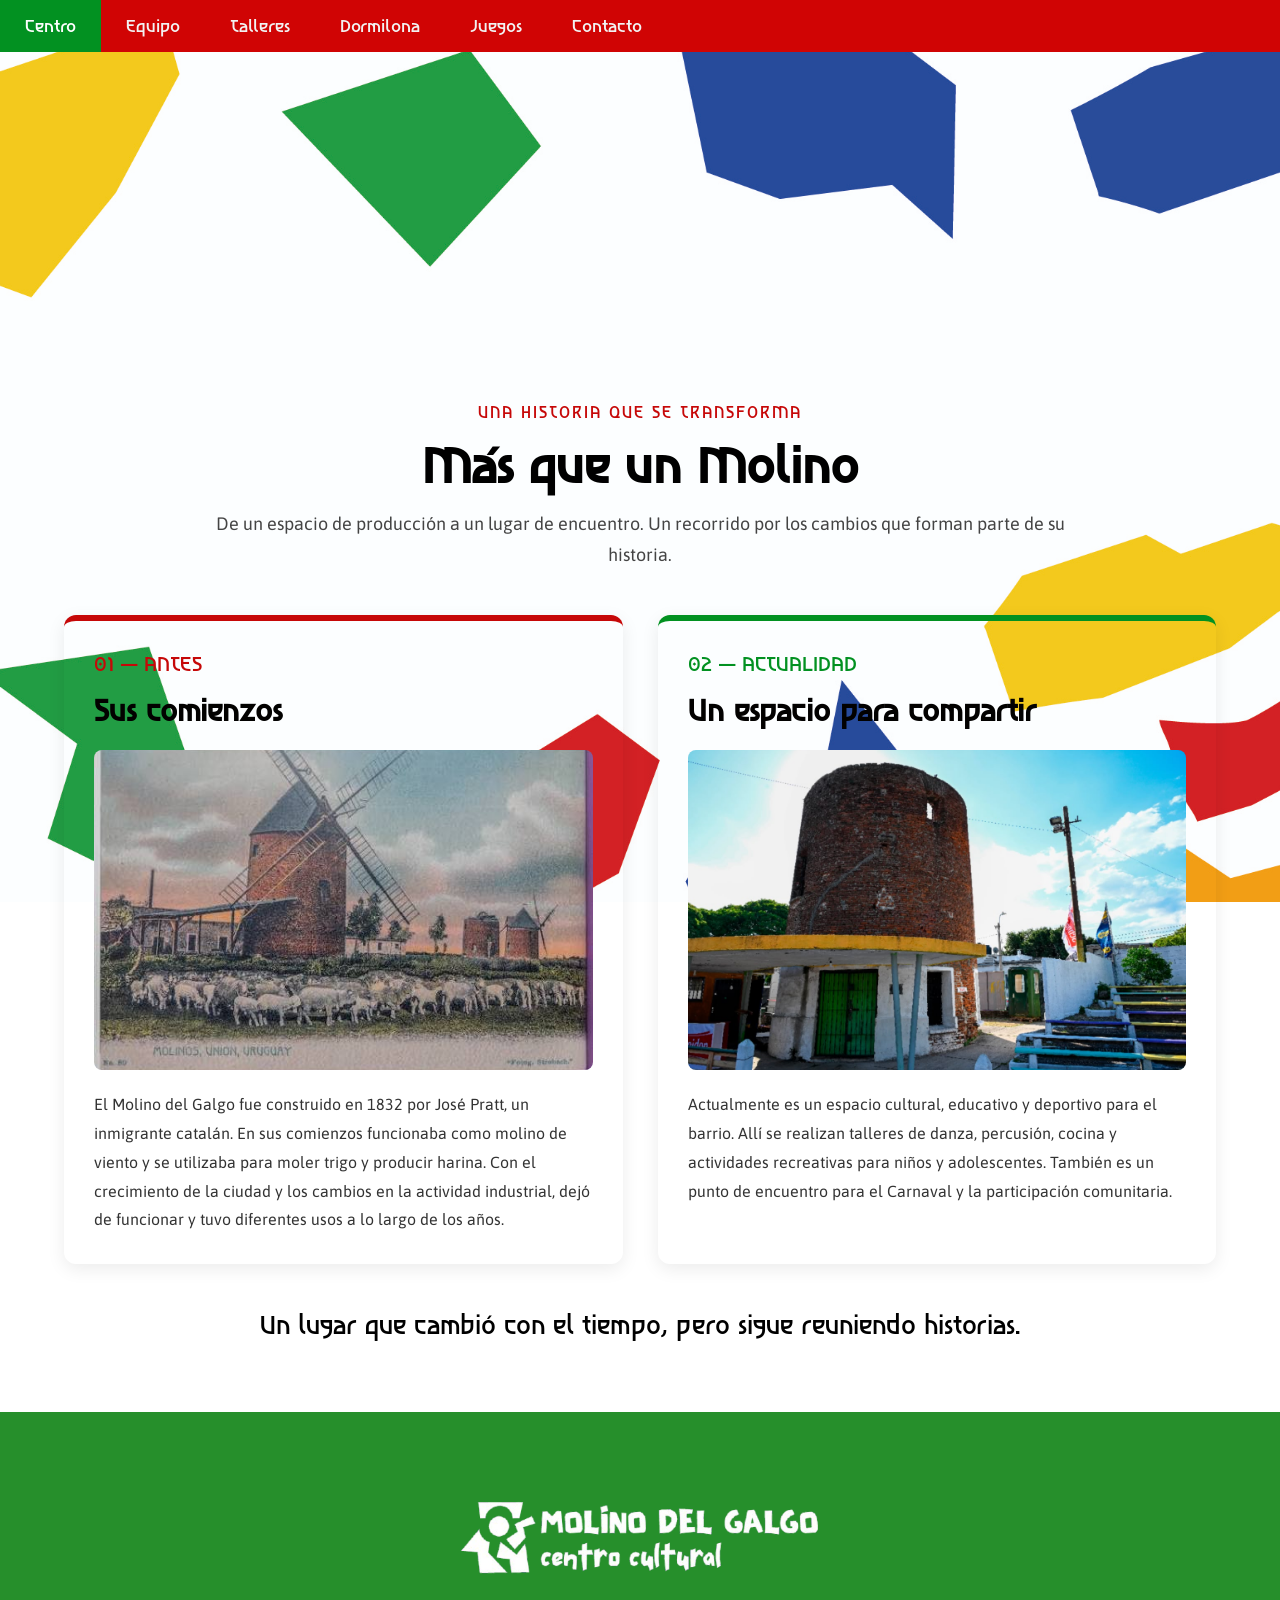
<file: index.html>
<!DOCTYPE html>
<html lang="es">
<head>
    <meta charset="UTF-8">
    <meta name="viewport" content="width=device-width, initial-scale=1.0">
    <title>Molino del Galgo</title>

    <meta http-equiv="refresh" content="0; url=centro.html">
</head>
<body>

    <script>
        window.location.replace("centro.html");
    </script>

    <p>
        Si no te redirige automáticamente,
        <a href="centro.html">hacé clic acá</a>.
    </p>

</body>
</html>
</file>
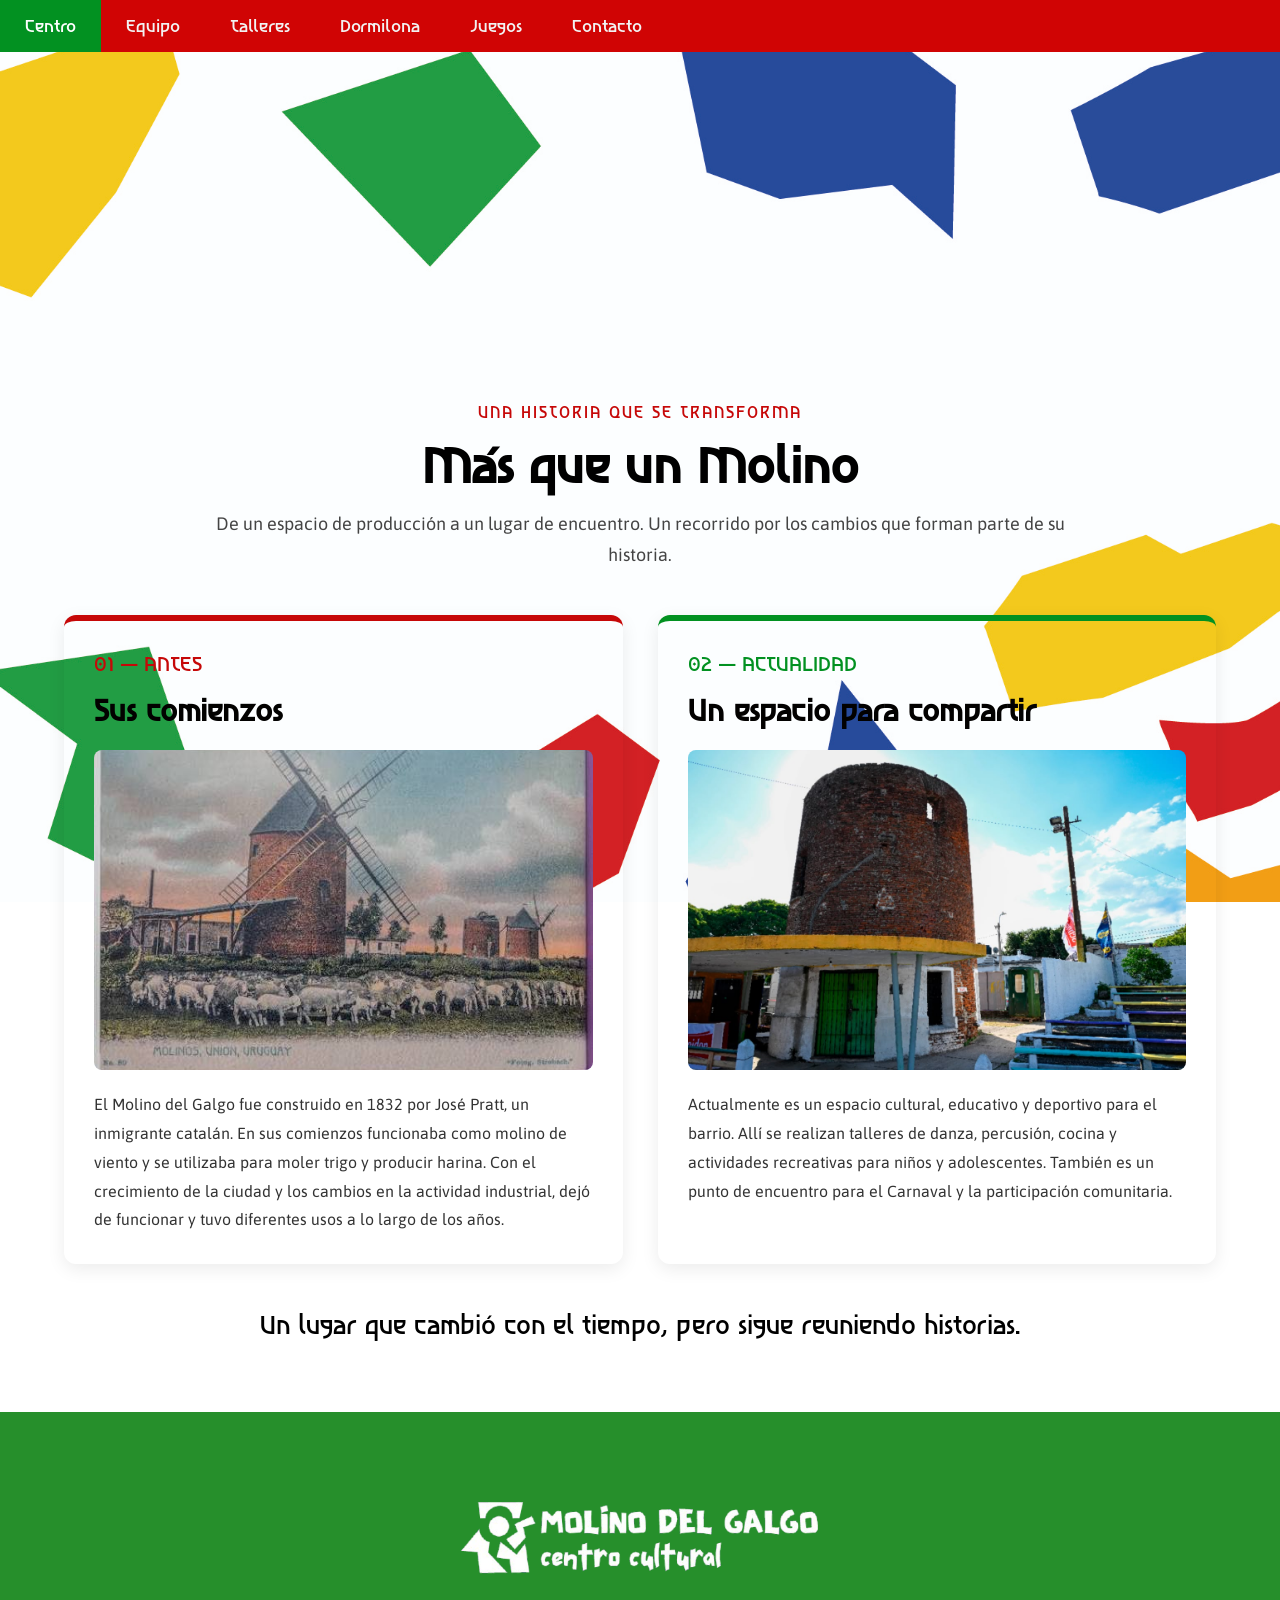
<file: centro.html>
<!DOCTYPE html>
<html lang="es">

<head>
    <meta charset="UTF-8">
    <meta name="viewport" content="width=device-width, initial-scale=1.0">
    <title>Centro - Molino del Galgo</title>

    <link rel="stylesheet" href="https://cdnjs.cloudflare.com/ajax/libs/font-awesome/4.7.0/css/font-awesome.min.css">
    <link rel="stylesheet" href="estilo.css">
</head>

<body class="pagina-centro">

    <div class="container">

        <!-- MENU -->
        <div id="bannercentro">
            <div class="topnav" id="myTopnav">

                <a href="centro.html" class="active">Centro</a>
                <a href="equipo.html">Equipo</a>
                <a href="talleres.html">Talleres</a>
                <a href="dormilona.html">Dormilona</a>
                <a href="juegos.html">Juegos</a>
                <a href="contacto.html">Contacto</a>

                <a href="javascript:void(0);" class="icon" onclick="myFunction()">
                    <i class="fa fa-bars"></i>
                </a>

            </div>
        </div>

        <!-- HISTORIA -->
        <section class="historia-molino">

            <div class="titulo-historia">
                <span>UNA HISTORIA QUE SE TRANSFORMA</span>

                <h1>Más que un Molino</h1>

                <p>
                    De un espacio de producción a un lugar de encuentro.
                    Un recorrido por los cambios que forman parte de su historia.
                </p>
            </div>

            <div class="comparativa-molino">

                <!-- ANTES -->
                <article class="etapa-molino-antes">

                    <span class="etiqueta-etapa">01 — ANTES</span>

                    <h2>Sus comienzos</h2>

                    <img src="img/molino.antess.jpg"
                         alt="Molino del Galgo antiguamente">

                    <p>
                        El Molino del Galgo fue construido en 1832 por José Pratt,
                        un inmigrante catalán. En sus comienzos funcionaba como
                        molino de viento y se utilizaba para moler trigo y producir
                        harina. Con el crecimiento de la ciudad y los cambios en
                        la actividad industrial, dejó de funcionar y tuvo diferentes
                        usos a lo largo de los años.
                    </p>

                </article>

                <!-- ACTUALIDAD -->
                <article class="etapa-molino-ahora">

                    <span class="etiqueta-etapa">02 — ACTUALIDAD</span>

                    <h2>Un espacio para compartir</h2>

                    <img src="img/molino.ahora.jpeg"
                         alt="Molino del Galgo actualmente">

                    <p>
                        Actualmente es un espacio cultural, educativo y deportivo
                        para el barrio. Allí se realizan talleres de danza,
                        percusión, cocina y actividades recreativas para niños
                        y adolescentes. También es un punto de encuentro para
                        el Carnaval y la participación comunitaria.
                    </p>

                </article>

            </div>

            <!-- FRASE FINAL -->
            <div class="frase-historia">
                <p>
                    Un lugar que cambió con el tiempo, pero sigue reuniendo historias.
                </p>
            </div>

        </section>

        <!-- FOOTER -->
        <div id="footer">
            <img src="img/Logo.molino.png" alt="Logo Molino del Galgo">
        </div>

    </div>

    <script>
        function myFunction() {
            var x = document.getElementById("myTopnav");

            if (x.className === "topnav") {
                x.className += " responsive";
            } else {
                x.className = "topnav";
            }
        }
    </script>

</body>
</html>
</file>
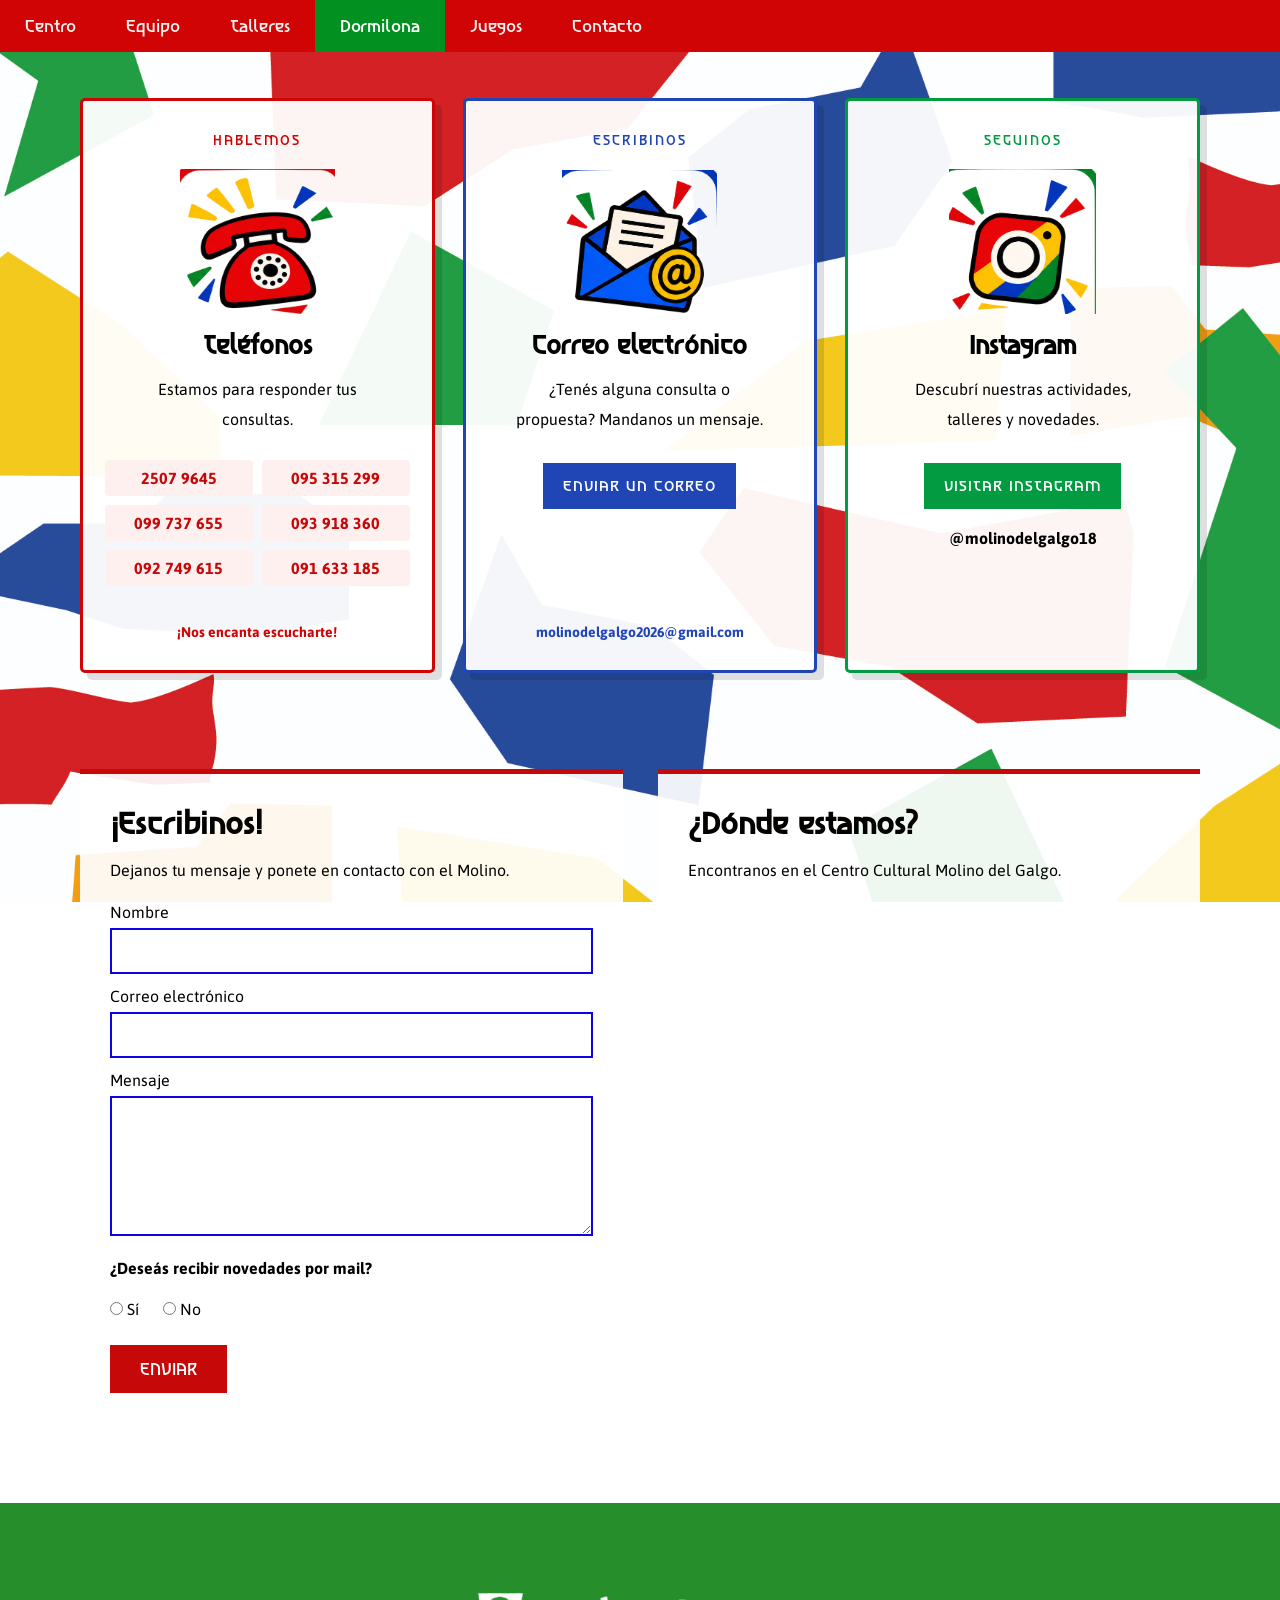
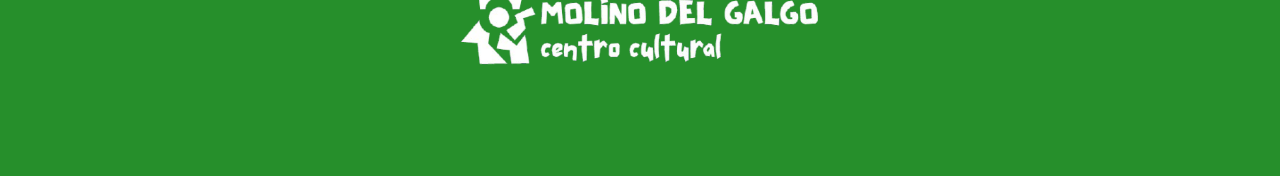
<file: contacto.html>
<!DOCTYPE html>
<html lang="es">

<head>
    <meta charset="UTF-8">
    <meta name="viewport" content="width=device-width, initial-scale=1.0">
    <title>Contacto - Molino del Galgo</title>

    <link rel="stylesheet" href="https://cdnjs.cloudflare.com/ajax/libs/font-awesome/4.7.0/css/font-awesome.min.css">
    <link rel="stylesheet" href="estilo.css">
</head>

<body class="pagina-contacto">
   
    <div class="container">

        <div id="bannercontacto">
            <div class="topnav" id="myTopnav">
                <a href="centro.html">Centro</a>
                <a href="equipo.html">Equipo</a>
                <a href="talleres.html">Talleres</a>
                <a href="dormilona.html" class="active">Dormilona</a>
                <a href="juegos.html">Juegos</a>
                <a href="contacto.html">Contacto</a>
                <a href="javascript:void(0);" class="icon" onclick="myFunction()">
                    <i class="fa fa-bars"></i>
                </a>
            </div>
        </div>
    </div>
    
<!-- DATOS DE CONTACTO -->
<section class="datos-contacto">

    <!-- TELEFONO -->
    <div class="contacto-item contacto-telefono">

        <span class="contacto-etiqueta">HABLEMOS</span>

        <img src="img/telefono_molino.png" alt="Ilustración de teléfono">

        <h3>Teléfonos</h3>

        <p class="contacto-descripcion">
            Estamos para responder tus consultas.
        </p>

        <div class="lista-telefonos">
            <a href="tel:+59825079645">2507 9645</a>
            <a href="tel:+59895315299">095 315 299</a>
            <a href="tel:+59899737655">099 737 655</a>
            <a href="tel:+59893918360">093 918 360</a>
            <a href="tel:+59892749615">092 749 615</a>
            <a href="tel:+59891633185">091 633 185</a>
        </div>

        <span class="contacto-pie">¡Nos encanta escucharte!</span>

    </div>


    <!-- CORREO -->
    <div class="contacto-item contacto-correo">

        <span class="contacto-etiqueta">ESCRIBINOS</span>

        <img src="img/correo_molino.png" alt="Ilustración de correo">

        <h3>Correo electrónico</h3>

        <p class="contacto-descripcion">
            ¿Tenés alguna consulta o propuesta?
            Mandanos un mensaje.
        </p>

        <a class="contacto-accion"
           href="mailto:molinodelgalgo2026@gmail.com">
            ENVIAR UN CORREO
        </a>

        <span class="contacto-pie">
            molinodelgalgo2026@gmail.com
        </span>

    </div>


    <!-- INSTAGRAM -->
    <div class="contacto-item contacto-instagram">

        <span class="contacto-etiqueta">SEGUINOS</span>

        <img src="img/instagram_molino.png" alt="Ilustración de Instagram">

        <h3>Instagram</h3>

        <p class="contacto-descripcion">
            Descubrí nuestras actividades,
            talleres y novedades.
        </p>

        <a class="contacto-accion"
           href="https://www.instagram.com/molinodelgalgooficial/"
           target="_blank" rel="noopener noreferrer">
            VISITAR INSTAGRAM
        </a>

        <a class="instagram-secundario"
           href="https://www.instagram.com/molinodelgalgo18/"
           target="_blank" rel="noopener noreferrer">
            @molinodelgalgo18
        </a>

    </div>

</section>


        <!-- FORMULARIO Y MAPA -->
        <section class="contacto-inferior">

            <div class="articulo-contacto-2">

                <h2>¡Escribinos!</h2>

                <p>Dejanos tu mensaje y ponete en contacto con el Molino.</p>

                <form action="/action_page.php" method="post" class="formulario">

                    <label for="nombre">Nombre</label>
                    <input type="text" id="nombre" name="nombre" required>

                    <label for="email">Correo electrónico</label>
                    <input type="email" id="email" name="email" required>

                    <label for="mensaje">Mensaje</label>
                    <textarea id="mensaje" name="mensaje" rows="5" required></textarea>

                    <fieldset>
                        <legend>¿Deseás recibir novedades por mail?</legend>

                        <label>
                            <input type="radio" name="novedades" value="si">
                            Sí
                        </label>

                        <label>
                            <input type="radio" name="novedades" value="no">
                            No
                        </label>
                    </fieldset>

                    <input type="submit" value="ENVIAR">

                </form>

            </div>

            <div class="mapa">

                <h2>¿Dónde estamos?</h2>

                <p>Encontranos en el Centro Cultural Molino del Galgo.</p>

                <iframe
                    src="https://www.google.com/maps/embed?pb=!1m18!1m12!1m3!1d3273.3079712038584!2d-56.135997824928324!3d-34.873612071800444!2m3!1f0!2f0!3f0!3m2!1i1024!2i768!4f13.1!3m3!1m2!1s0x959f80c3d049e8bf%3A0x9dc78f83946f786f!2sMolino%20del%20galgo!5e0!3m2!1ses!2suy!4v1795149267612!5m2!1ses!2suy"
                    loading="lazy"
                    allowfullscreen>
                </iframe>

            </div>

        </section>

        <!-- FOOTER -->
        <div id="footer">

            <img src="img/Logo.molino.png" alt="Logo Molino del Galgo">

        </div>

    </div>

    <script>

        function myFunction() {

            var x = document.getElementById("myTopnav");

            if (x.className === "topnav") {
                x.className += " responsive";
            } else {
                x.className = "topnav";
            }

        }

    </script>

</body>
</html>
</file>
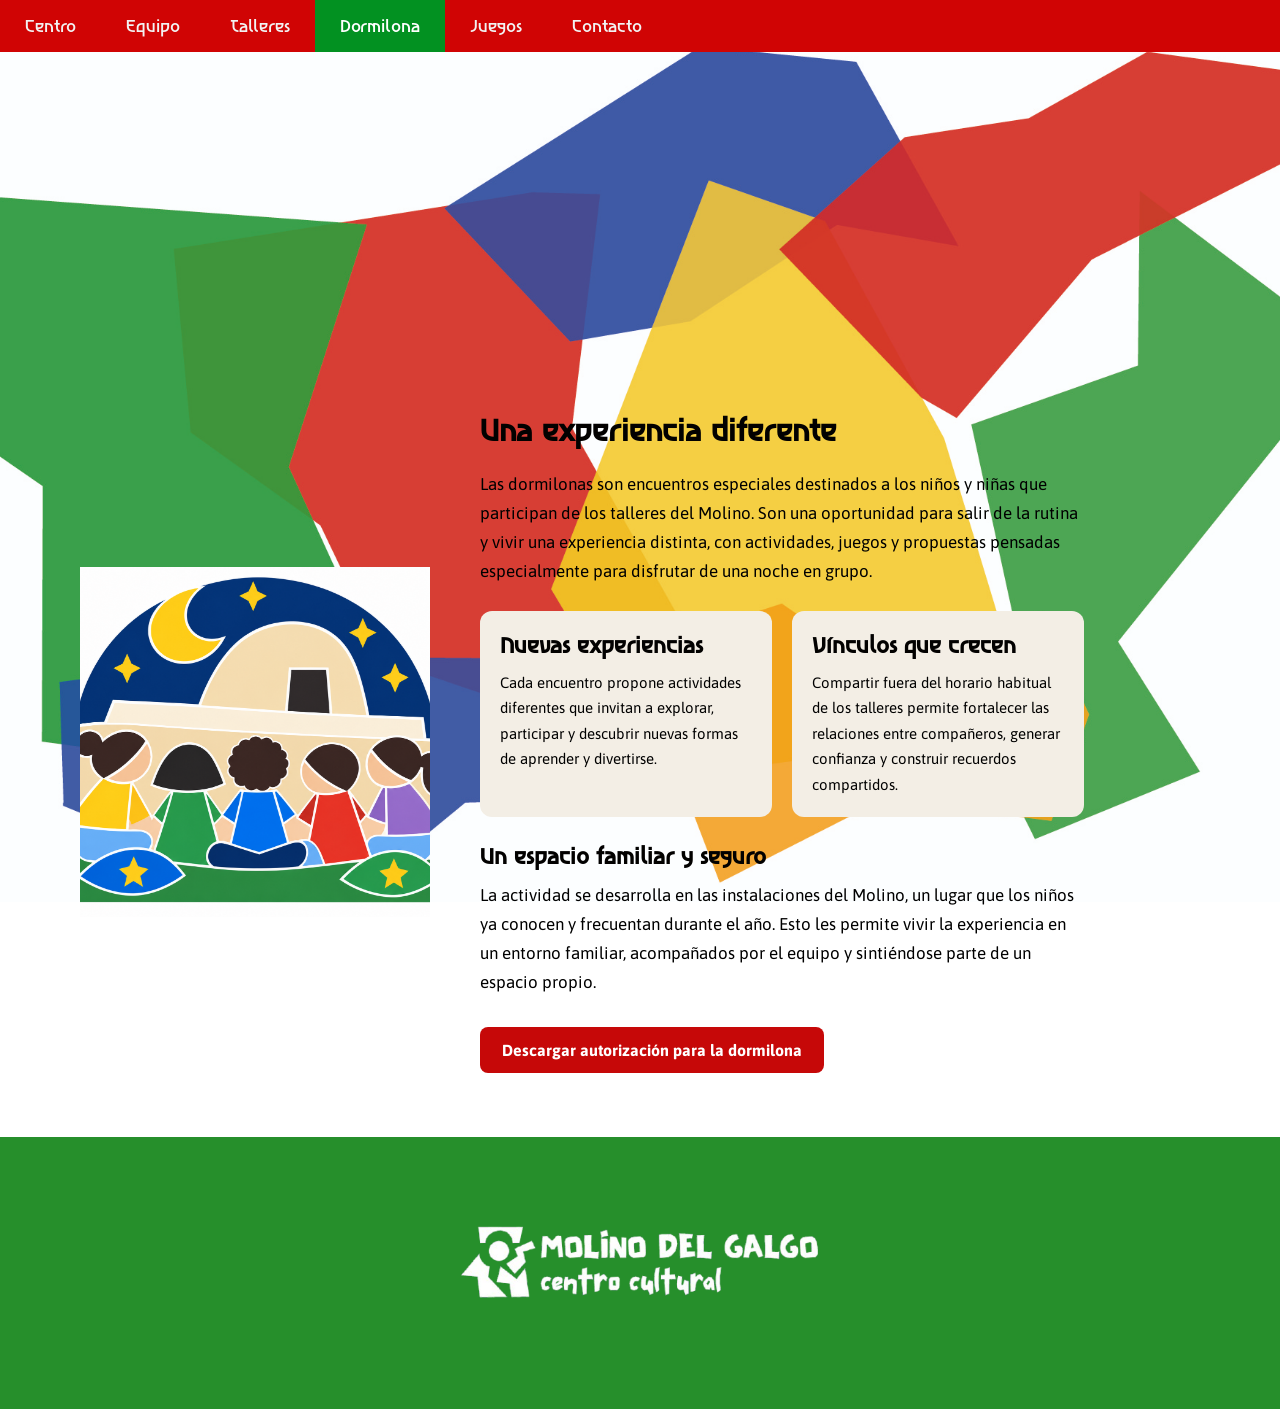
<file: dormilona.html>
<!DOCTYPE html>
<html lang="es">

<head>
    <meta charset="UTF-8">
    <meta name="viewport" content="width=device-width, initial-scale=1.0">
    <title>Dormilona</title>
    <link rel="stylesheet" href="https://cdnjs.cloudflare.com/ajax/libs/font-awesome/4.7.0/css/font-awesome.min.css">
    <link rel="stylesheet" href="estilo.css">
</head>

<body class="pagina-talleres">

    <div class="container">

        <div id="bannercentro">
            <div class="topnav" id="myTopnav">
                <a href="centro.html">Centro</a>
                <a href="equipo.html">Equipo</a>
                <a href="talleres.html">Talleres</a>
                <a href="dormilona.html" class="active">Dormilona</a>
                <a href="juegos.html">Juegos</a>
                <a href="contacto.html">Contacto</a>
                <a href="javascript:void(0);" class="icon" onclick="myFunction()">
                    <i class="fa fa-bars"></i>
                </a>
            </div>
        </div>

        <div class="articulo-dormilona-2">

         <img src="img/dormilonaa.png" alt="Dormilona" class="imagen-dormilona">

        <div class="texto-dormilona">

                <h2>Una experiencia diferente</h2>

                <p>
                Las dormilonas son encuentros especiales destinados a los niños y niñas que participan de los talleres del Molino. Son una oportunidad para salir de la rutina y vivir una experiencia distinta, con actividades, juegos y propuestas pensadas especialmente para disfrutar de una noche en grupo.
                </p>

                <div class="bloques-dormilona">

                    <div>
                        <h3>Nuevas experiencias</h3>
                        <p>
                        Cada encuentro propone actividades diferentes que invitan a explorar, participar y descubrir nuevas formas de aprender y divertirse.
                        </p>
                    </div>

                    <div>
                        <h3>Vínculos que crecen</h3>
                        <p>
                        Compartir fuera del horario habitual de los talleres permite fortalecer las relaciones entre compañeros, generar confianza y construir recuerdos compartidos.
                        </p>
                    </div>

                </div>

                <h3>Un espacio familiar y seguro</h3>

                <p>
                La actividad se desarrolla en las instalaciones del Molino, un lugar que los niños ya conocen y frecuentan durante el año. Esto les permite vivir la experiencia en un entorno familiar, acompañados por el equipo y sintiéndose parte de un espacio propio.
                </p>

                <a href="autorizacion-dormilona.pdf" target="_blank">
                    Descargar autorización para la dormilona
                </a>

            </div>

        </div>

        <div id="footer">
            <img src="img/Logo.molino.png" alt="Logo Molino">
        </div>

    </div>

    <script>
        function myFunction() {
            var x = document.getElementById("myTopnav");
            if (x.className === "topnav") {
                x.className += " responsive";
            } else {
                x.className = "topnav";
            }
        }
    </script>

</body>
</html>
</file>
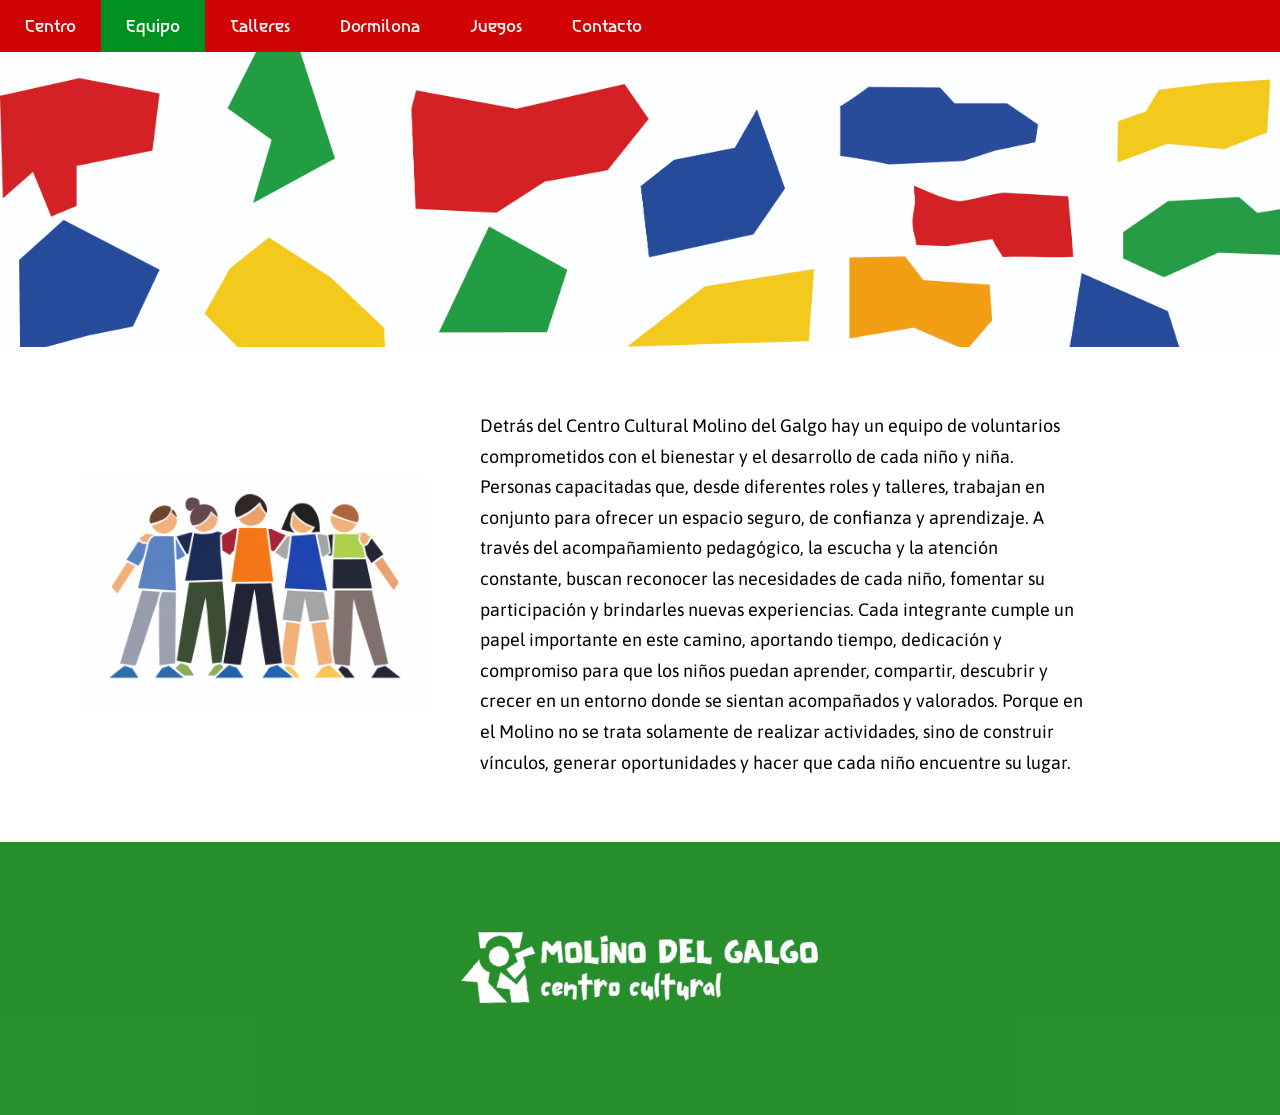
<file: equipo.html>
<!DOCTYPE html>
<html lang="en">

<head>
    <meta charset="UTF-8">
    <meta name="viewport" content="width=device-width, initial-scale=1.0">
    <title>Las Diosas</title>
    <link rel="stylesheet" href="https://cdnjs.cloudflare.com/ajax/libs/font-awesome/4.7.0/css/font-awesome.min.css">
    <link rel="stylesheet" href="estilo.css">
</head>

<body>
    <div class="container">

        <div id="bannerequipo">
            <div class="topnav" id="myTopnav">
                <a href="centro.html">Centro</a>
                <a href="equipo.html" class="active">Equipo</a>
                <a href="talleres.html">Talleres</a>
                <a href="dormilona.html">Dormilona</a>
                 <a href="juegos.html">Juegos</a>
                <a href="contacto.html">Contacto</a>
                <a href="javascript:void(0);" class="icon" onclick="myFunction()">
                    <i class="fa fa-bars"></i>
                </a>
            </div>
        </div>

        <div class="articulo-equipo-titulo">
            <h2>Nuestro Equipo</h2>
            <img src="img/equipo.jpeg" alt="Equipo" class="foto-perfil">

             <p>Detrás del Centro Cultural Molino del Galgo hay un equipo de voluntarios comprometidos con  el bienestar y el desarrollo de cada niño y niña.
             Personas capacitadas que, desde diferentes roles y talleres, trabajan en conjunto para ofrecer un espacio seguro, de confianza y aprendizaje. A través del acompañamiento pedagógico, la escucha y la atención constante, buscan reconocer las necesidades de cada niño, fomentar su participación y brindarles nuevas experiencias.
             Cada integrante cumple un papel importante en este camino, aportando tiempo, dedicación y compromiso para que los niños puedan aprender, compartir, descubrir y crecer en un entorno donde se sientan acompañados y valorados.
             Porque en el Molino no se trata solamente de realizar actividades, sino de construir vínculos, generar oportunidades y hacer que cada niño encuentre su lugar.</p>
        </div>
           
        <div id="footer">
            <img src="img/Logo.molino.png" alt="Logo Diosas">
        
        </div>
    </div>
    <script>
    function myFunction() {
        var x = document.getElementById("myTopnav");
        if (x.className === "topnav") {
            x.className += " responsive";
        } else {
            x.className = "topnav";
        }
    }
    </script>
    
</body>

</html>
</file>
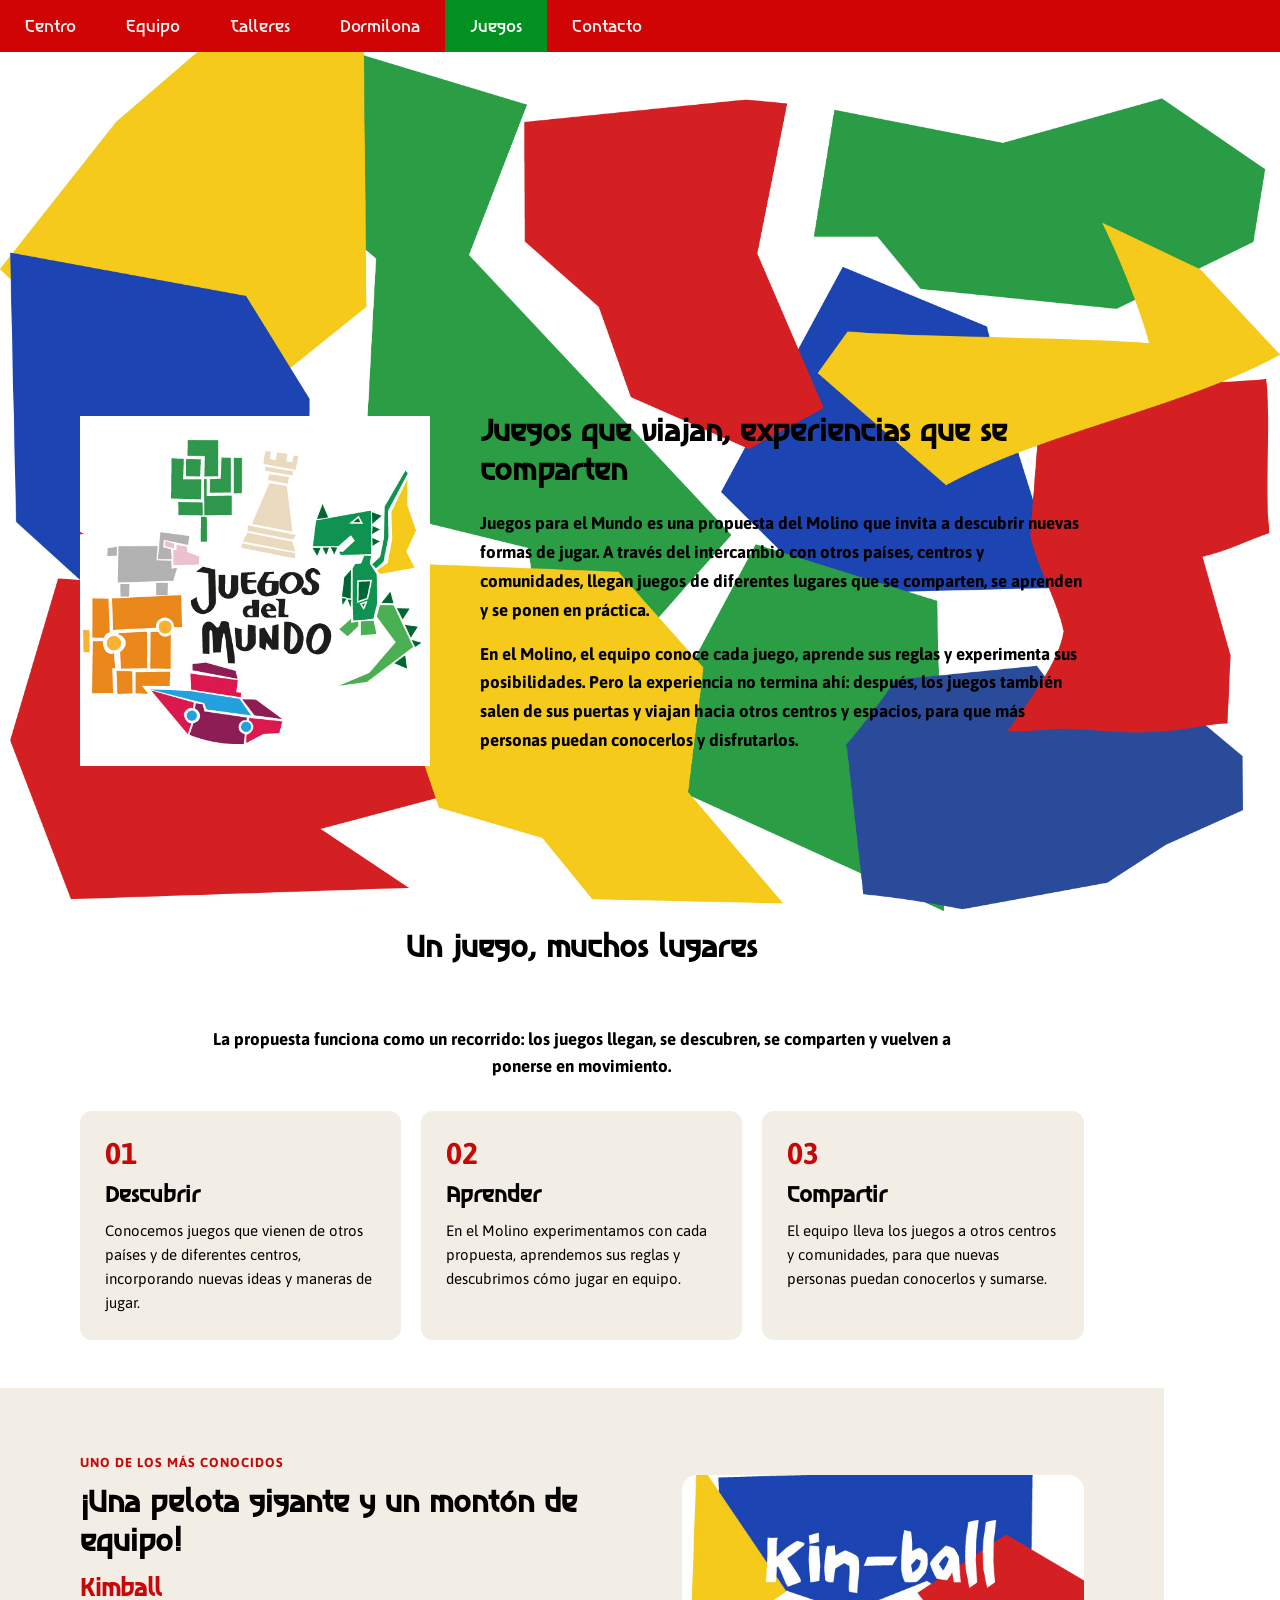
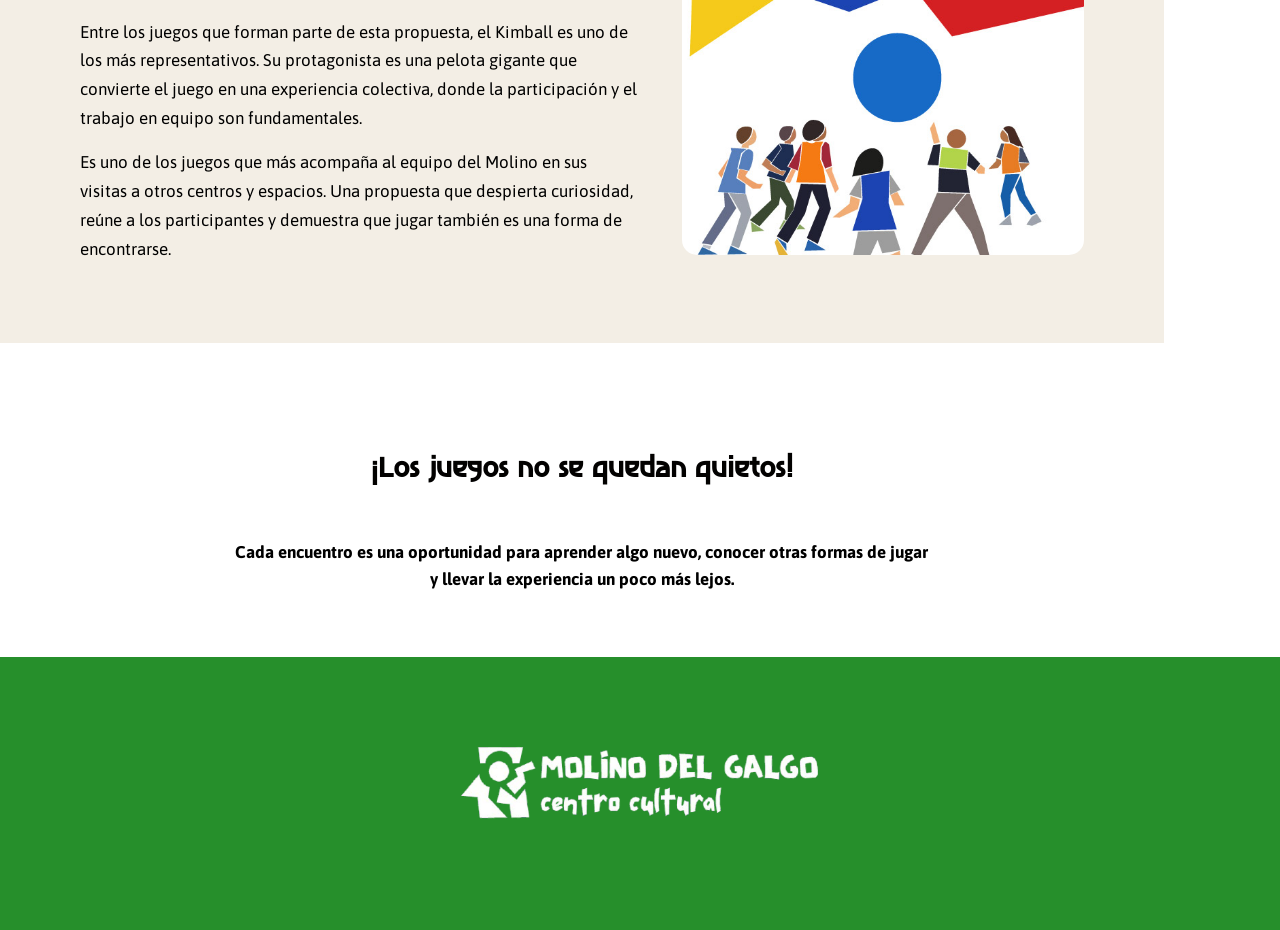
<file: juegos.html>
<!DOCTYPE html>
<html lang="es">

<head>
    <meta charset="UTF-8">
    <meta name="viewport" content="width=device-width, initial-scale=1.0">
    <title>Juegos para el Mundo - El Molino</title>

    <link rel="stylesheet" href="https://cdnjs.cloudflare.com/ajax/libs/font-awesome/4.7.0/css/font-awesome.min.css">
    <link rel="stylesheet" href="estilo.css">
</head>

<body class="pagina-juegos">

    <div class="container">

        <!-- MENU -->
        <div id="bannercentro">
            <div class="topnav" id="myTopnav">
                <a href="centro.html">Centro</a>
                <a href="equipo.html">Equipo</a>
                <a href="talleres.html">Talleres</a>
                <a href="dormilona.html">Dormilona</a>
                 <a href="juegos.html" class="active">Juegos</a>
                <a href="contacto.html">Contacto</a>

                <a href="javascript:void(0);" class="icon" onclick="myFunction()">
                    <i class="fa fa-bars"></i>
                </a>
            </div>
        </div>

        <!-- PRESENTACION -->
        <section class="articulo-juegos">
            <img src="img/juegos.jpg" alt="Juegos para el Mundo" class="foto-perfil">

            <div class="texto-juegos">
                <h2>Juegos que viajan, experiencias que se comparten</h2>

                <p><b>
                    Juegos para el Mundo es una propuesta del Molino que invita a descubrir
                    nuevas formas de jugar. A través del intercambio con otros países,
                    centros y comunidades, llegan juegos de diferentes lugares que se
                    comparten, se aprenden y se ponen en práctica.
                </p>

                <p>
                    En el Molino, el equipo conoce cada juego, aprende sus reglas y
                    experimenta sus posibilidades. Pero la experiencia no termina ahí:
                    después, los juegos también salen de sus puertas y viajan hacia
                    otros centros y espacios, para que más personas puedan conocerlos
                    y disfrutarlos.
                </p></b>
            </div>
        </section>

        <!-- COMO FUNCIONA -->
        <section class="seccion-juegos">
            <h2>Un juego, muchos lugares</h2>

            <p class="intro-juegos"><b>
                La propuesta funciona como un recorrido: los juegos llegan, se descubren,
                se comparten y vuelven a ponerse en movimiento.
            </p></b>

            <div class="bloques-juegos">

                <div>
                    <span class="numero-juego">01</span>
                    <h3>Descubrir</h3>
                    <p>
                        Conocemos juegos que vienen de otros países y de diferentes
                        centros, incorporando nuevas ideas y maneras de jugar.
                    </p>
                </div>

                <div>
                    <span class="numero-juego">02</span>
                    <h3>Aprender</h3>
                    <p>
                        En el Molino experimentamos con cada propuesta, aprendemos
                        sus reglas y descubrimos cómo jugar en equipo.
                    </p>
                </div>

                <div>
                    <span class="numero-juego">03</span>
                    <h3>Compartir</h3>
                    <p>
                        El equipo lleva los juegos a otros centros y comunidades,
                        para que nuevas personas puedan conocerlos y sumarse.
                    </p>
                </div>

            </div>
        </section>

        <!-- KIMBALL -->
        <section class="articulo-kimball">

            <div class="texto-kimball">
                <span class="etiqueta-kimball">UNO DE LOS MÁS CONOCIDOS</span>

                <h2>¡Una pelota gigante y un montón de equipo!</h2>

                <h3>Kimball</h3>

                <p>
                    Entre los juegos que forman parte de esta propuesta, el Kimball
                    es uno de los más representativos. Su protagonista es una pelota
                    gigante que convierte el juego en una experiencia colectiva,
                    donde la participación y el trabajo en equipo son fundamentales.
                </p>

                <p>
                    Es uno de los juegos que más acompaña al equipo del Molino en
                    sus visitas a otros centros y espacios. Una propuesta que despierta
                    curiosidad, reúne a los participantes y demuestra que jugar también
                    es una forma de encontrarse.
                </p>
            </div>

           <img src="img/kimballl.jpg" alt="Juego de Kimball con pelota gigante">

        </section>

        <!-- CIERRE -->
        <section class="cierre-juegos"><b>
            <h2>¡Los juegos no se quedan quietos!</h2>
            <p>
                Cada encuentro es una oportunidad para aprender algo nuevo,
                conocer otras formas de jugar y llevar la experiencia un poco más lejos.
            </p></b>
        </section>

        <!-- FOOTER -->
        <div id="footer">
            <img src="img/Logo.molino.png" alt="Logo Molino">
        </div>

    </div>

    <script>
        function myFunction() {
            var x = document.getElementById("myTopnav");

            if (x.className === "topnav") {
                x.className += " responsive";
            } else {
                x.className = "topnav";
            }
        }
    </script>

</body>
</html>
</file>
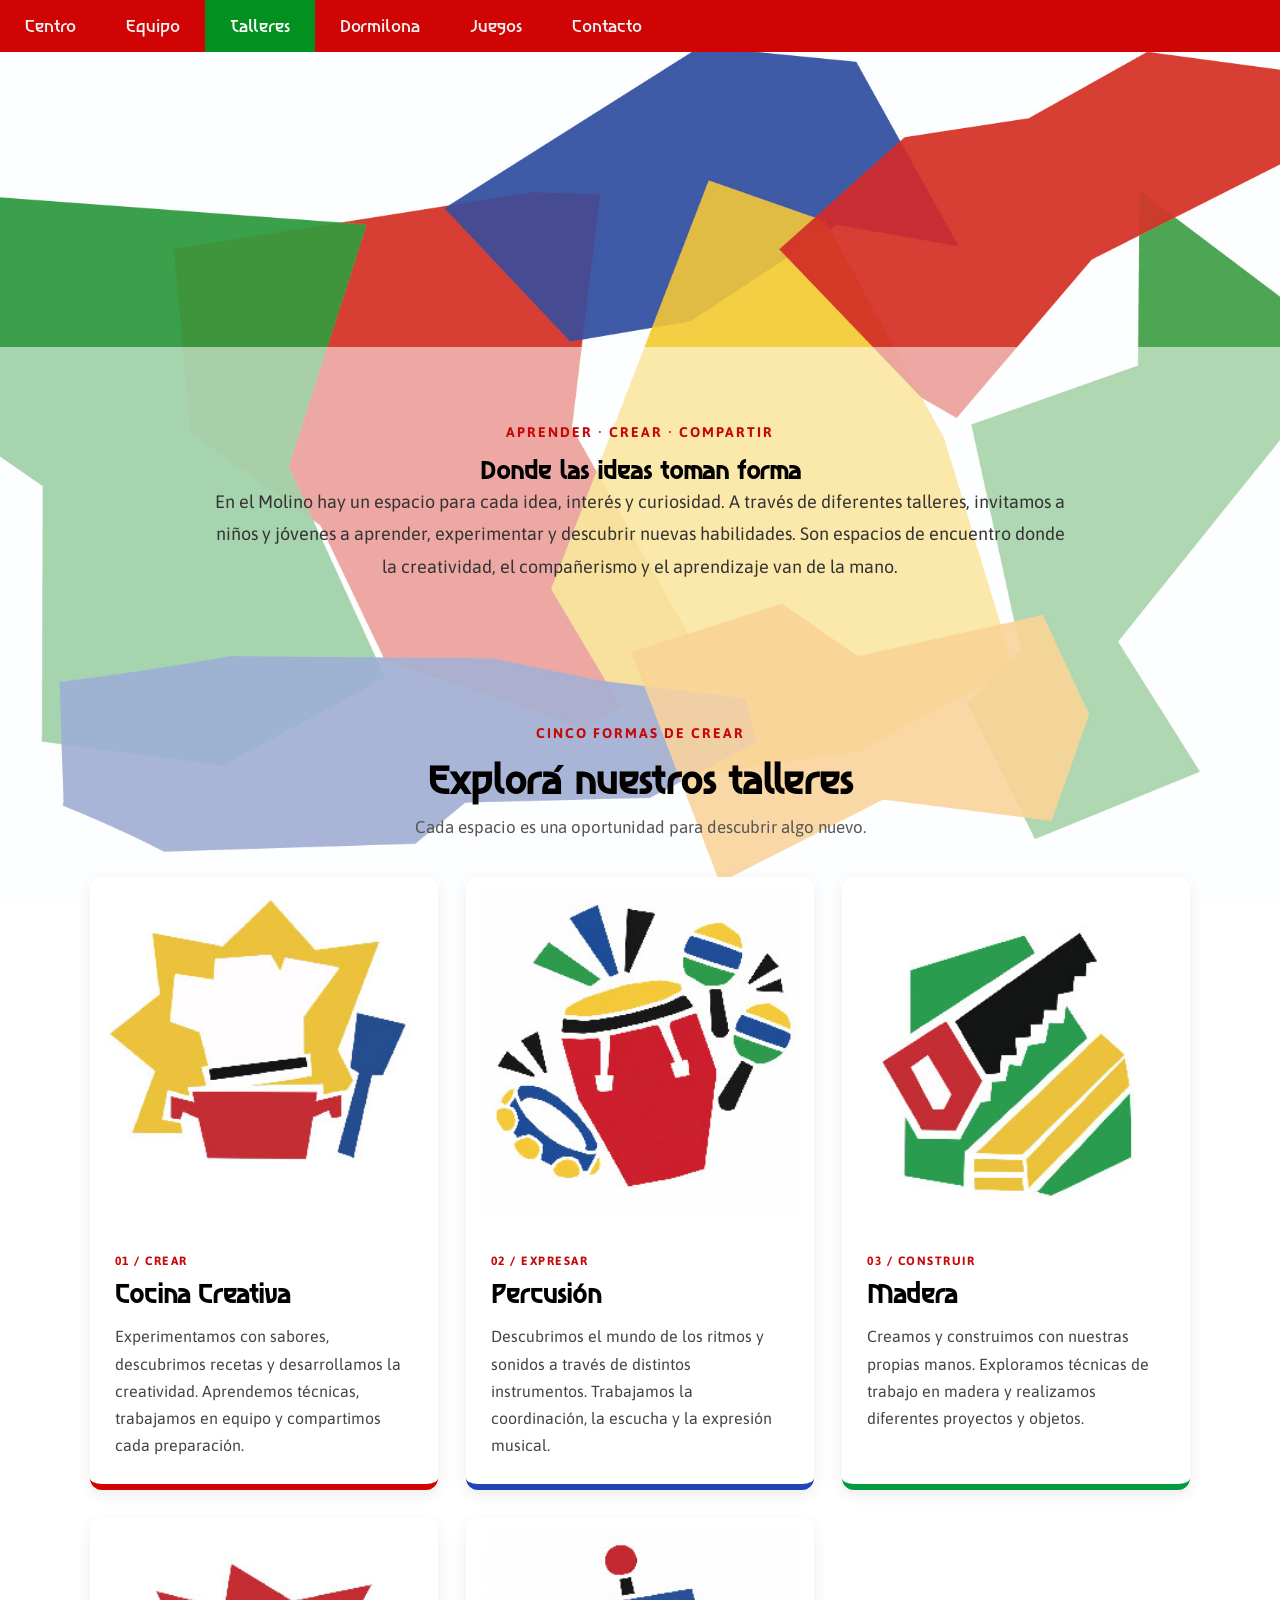
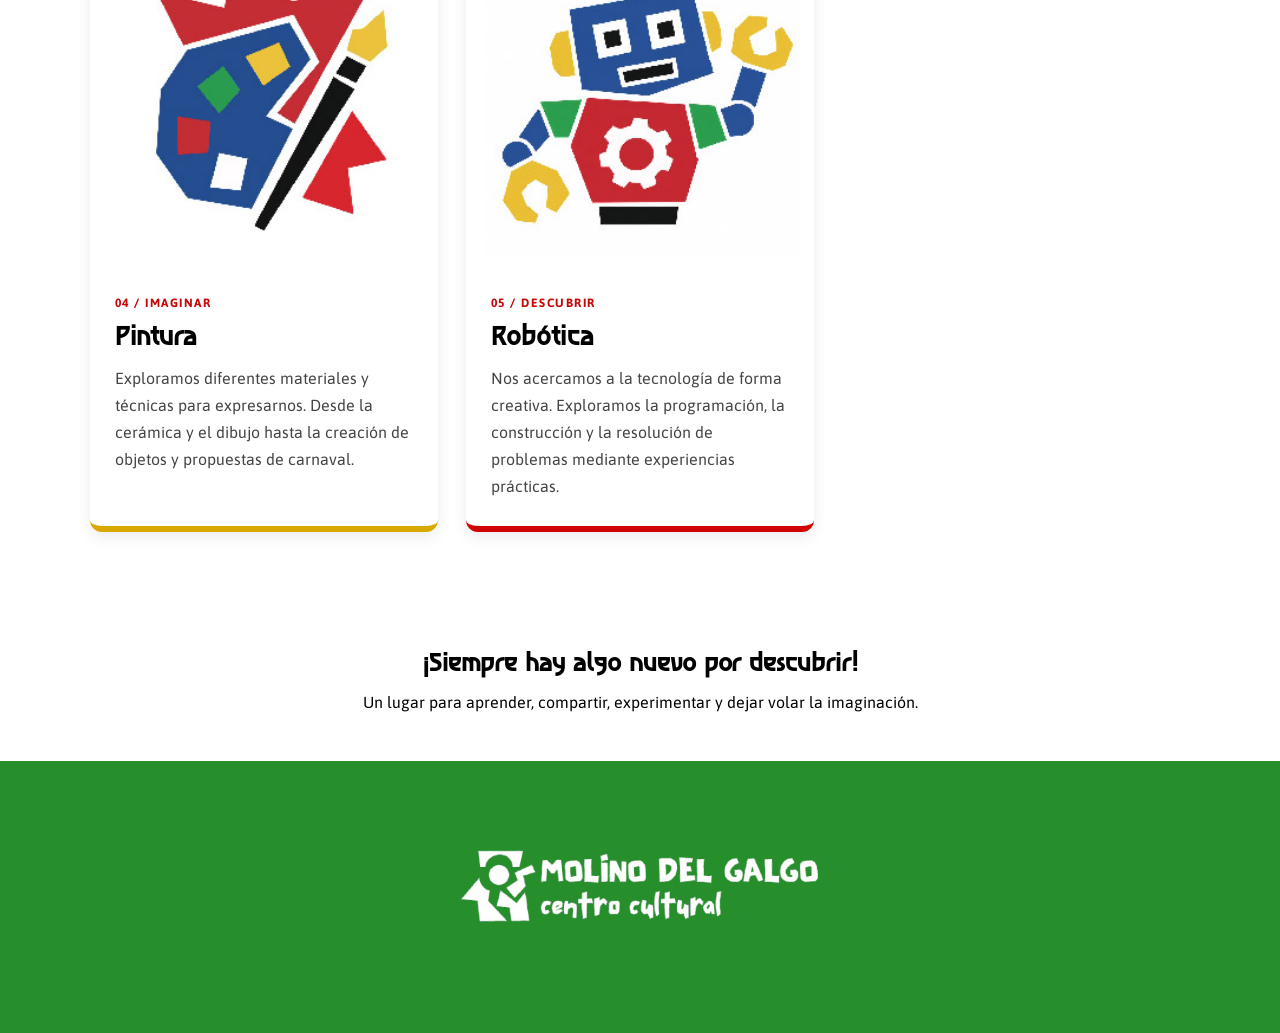
<file: talleres.html>
<!DOCTYPE html>
<html lang="es">

<head>
    <meta charset="UTF-8">
    <meta name="viewport" content="width=device-width, initial-scale=1.0">
    <title>Talleres - Molino del Galgo</title>

    <link rel="stylesheet" href="https://cdnjs.cloudflare.com/ajax/libs/font-awesome/4.7.0/css/font-awesome.min.css">
    <link rel="stylesheet" href="estilo.css">
</head>

<body class="pagina-talleres">

<div class="container">

    <!-- MENU -->
    <div id="bannercentro">
        <div class="topnav" id="myTopnav">
            <a href="centro.html">Centro</a>
            <a href="equipo.html">Equipo</a>
            <a href="talleres.html" class="active">Talleres</a>
            <a href="dormilona.html">Dormilona</a>
            <a href="juegos.html">Juegos</a>
            <a href="contacto.html">Contacto</a>
            <a href="javascript:void(0);" class="icon" onclick="myFunction()">
                <i class="fa fa-bars"></i>
            </a>
        </div>
    </div>

    <!-- PRESENTACION -->
    <section class="presentacion-talleres">

        <div class="presentacion-texto">
            <span class="etiqueta-talleres">APRENDER · CREAR · COMPARTIR</span>

            <h1>Donde las ideas toman forma</h1>

            <p>
                En el Molino hay un espacio para cada idea, interés y curiosidad.
                A través de diferentes talleres, invitamos a niños y jóvenes a
                aprender, experimentar y descubrir nuevas habilidades.

                Son espacios de encuentro donde la creatividad, el compañerismo
                y el aprendizaje van de la mano.
            </p>
        </div>

    </section>

    <!-- TALLERES -->
    <section class="seccion-talleres">

        <div class="titulo-talleres">
            <span class="etiqueta-talleres">CINCO FORMAS DE CREAR</span>
            <h2>Explorá nuestros talleres</h2>
            <p>Cada espacio es una oportunidad para descubrir algo nuevo.</p>
        </div>

        <div class="grilla-talleres">

            <article class="tarjeta-taller cocina">
                <img src="img/cocina.a.jpg" alt="Taller de cocina">
                <div class="contenido-taller">
                    <span>01 / CREAR</span>
                    <h3>Cocina Creativa</h3>
                    <p>
                        Experimentamos con sabores, descubrimos recetas y
                        desarrollamos la creatividad. Aprendemos técnicas,
                        trabajamos en equipo y compartimos cada preparación.
                    </p>
                </div>
            </article>

            <article class="tarjeta-taller percusion">
                <img src="img/percusion.a.jpg" alt="Taller de percusión">
                <div class="contenido-taller">
                    <span>02 / EXPRESAR</span>
                    <h3>Percusión</h3>
                    <p>
                        Descubrimos el mundo de los ritmos y sonidos a través
                        de distintos instrumentos. Trabajamos la coordinación,
                        la escucha y la expresión musical.
                    </p>
                </div>
            </article>

            <article class="tarjeta-taller madera">
                <img src="img/madera.a.jpg" alt="Taller de madera">
                <div class="contenido-taller">
                    <span>03 / CONSTRUIR</span>
                    <h3>Madera</h3>
                    <p>
                        Creamos y construimos con nuestras propias manos.
                        Exploramos técnicas de trabajo en madera y realizamos
                        diferentes proyectos y objetos.
                    </p>
                </div>
            </article>

            <article class="tarjeta-taller pintura">
                <img src="img/pruebam.jpg" alt="Taller de pintura">
                <div class="contenido-taller">
                    <span>04 / IMAGINAR</span>
                    <h3>Pintura</h3>
                    <p>
                        Exploramos diferentes materiales y técnicas para
                        expresarnos. Desde la cerámica y el dibujo hasta
                        la creación de objetos y propuestas de carnaval.
                    </p>
                </div>
            </article>

            <article class="tarjeta-taller robotica">
                <img src="img/robotica.a.jpg" alt="Taller de robótica">
                <div class="contenido-taller">
                    <span>05 / DESCUBRIR</span>
                    <h3>Robótica</h3>
                    <p>
                        Nos acercamos a la tecnología de forma creativa.
                        Exploramos la programación, la construcción y la
                        resolución de problemas mediante experiencias prácticas.
                    </p>
                </div>
            </article>

        </div>

    </section>

    <!-- CIERRE -->
    <section class="cierre-talleres">
        <h2>¡Siempre hay algo nuevo por descubrir!</h2>
        <p>
            Un lugar para aprender, compartir, experimentar
            y dejar volar la imaginación.
        </p>
    </section>

    <!-- FOOTER -->
    <div id="footer">
        <img src="img/Logo.molino.png" alt="Logo Molino del Galgo">
    </div>

</div>

<script>
function myFunction() {
    var x = document.getElementById("myTopnav");

    if (x.className === "topnav") {
        x.className += " responsive";
    } else {
        x.className = "topnav";
    }
}
</script>

</body>
</html>
</file>
<file: estilo.css>
@import url('https://fonts.googleapis.com/css2?family=Asimovian&display=swap');
@import url('https://fonts.googleapis.com/css2?family=Asap:ital,wght@0,100..900;1,100..900&display=swap');
* {
margin: 0;
padding: 0;
box-sizing: border-box;
}

body {
    font-family: 'Asap';
    padding-top: 50px;
}

.container {
    display: grid;
    grid-template-columns: repeat(11, minmax(0, 1fr));
}

[class^="articulo-"], .mapa {
padding: 4em 2em 3em 2em;
}

#bannercentro, #bannerequipo, #bannertalleres, #bannerdormilona, #bannerjuegos,  #bannercontacto {
grid-column: 1 / span 11;
grid-row: 1;
height: 33vh;
background-repeat: no-repeat;
background-position: center;
background-size: cover;
}

#footer{
    background-color: #027d08da;
    padding: 10px 100px;
    text-align: center;

    grid-column: 1 / 12; 
}
#footer img{
    width: 500px;
}

#footer h4,
#footer h5{
    margin: 5px 0;
}
img {
max-width: 100%;
height: auto;
}

h1, h2, h3, h4, h5, h6 {
font-family: 'Asimovian';
}

h1, h4 {
color: #000000;
}

h2, h3 {
color: #020100;
}

h5 {
color: #ccad81;
}
h2 {
padding-top: 1.5em;
padding-bottom: 1.5em;
}

.topnav {
background-color: #d00404;
overflow: hidden;
position: fixed;
width: 100%;
top: 0;
z-index: 1;
}

.topnav a {
float: left;
display: block;
color: #f2f2f2;
text-align: center;
padding: 15px 25px; 
text-decoration: none;
font-size: 17px;
font-family: "Asimovian";
}

.topnav a:hover:not(.active) {
background-color: #0f00e6;
color: #edce00;
}

.topnav a.active {
background-color: #029121;
color: white;
}

.topnav .icon {
display: none;
}


.hero-text {
text-align: center;
position: absolute;

color: white;
}

.hero-text h2 {
    font-size: 7vw; 
    color: white;
    font-family: "Asimovian";
    margin-bottom: 10px;
    text-align: center; 
}

.hero-text p {
font-size: 2em;
color: white;
}

/* HISTORIA DEL MOLINO */


/* =================================
   HISTORIA DEL MOLINO
================================= */

.historia-molino {
    grid-column: 1 / -1;
    grid-row: 2;

    display: grid;
    grid-template-columns: 1fr;
    gap: 30px;

    padding: 55px 5%;
}

/* TITULO */

.titulo-historia {
    grid-column: 1 / -1;
    text-align: center;
    max-width: 850px;
    margin: 0 auto 15px;
}

.titulo-historia span {
    color: #c60808;
    font-family: 'Asimovian';
    font-size: 16px;
    letter-spacing: 2px;
}

.titulo-historia h1 {
    font-size: 48px;
    margin: 12px 0;
}

.titulo-historia p {
    font-size: 18px;
    line-height: 1.7;
    color: #444;
}

/* COMPARACION ANTES Y ACTUALIDAD */

.comparativa-molino {
    display: grid;
    grid-template-columns: repeat(2, minmax(0, 1fr));
    gap: 35px;

    width: 100%;
    max-width: 1250px;
    margin: auto;
}

/* TARJETAS */

.etapa-molino-antes,
.etapa-molino-ahora {
    min-width: 0;
    padding: 30px;

    
    border-radius: 12px;

    box-shadow: 0 5px 18px rgba(0,0,0,0.08);
}

/* COLORES */

.etapa-molino-antes {
    border-top: 6px solid #c60808;
}

.etapa-molino-ahora {
    border-top: 6px solid #029121;
}

/* ETIQUETAS */

.etiqueta-etapa {
    font-family: 'Asimovian';
    font-size: 20px;
    color: #c60808;
}

.etapa-molino-ahora .etiqueta-etapa {
    color: #029121;
}

/* TITULOS */

.etapa-molino-antes h2,
.etapa-molino-ahora h2 {
    font-size: 29px;
    padding: 0;
    margin: 15px 0;
}

/* IMAGENES */

.etapa-molino-antes img,
.etapa-molino-ahora img {
    width: 100%;
    height: 320px;
    object-fit: cover;
    display: block;
    margin: 20px 0;
    border-radius: 8px;
}

/* TEXTOS */

.etapa-molino-antes p,
.etapa-molino-ahora p {
    font-family: 'Asap';
    font-size: 16px;
    line-height: 1.8;
    color: #333;
}

/* FRASE FINAL */

.frase-historia {
    grid-column: 1 / -1;
    text-align: center;
    margin: 15px 0;
}

.frase-historia p {
    font-family: 'Asimovian';
    font-size: 25px;
}
body.pagina-centro {
    background-image: url("img/fondooo-02.jpg");
    background-position: center;
    background-repeat: no-repeat;
    background-size: cover;
    background-attachment: fixed;
}


#bannerequipo {
background-image: url("img/banner.molino.jpg");
}

.articulo-equipo-titulo {
    grid-column: 1 / span 10;
    grid-row: 2;

    display: flex;
    align-items: center;
    gap: 50px;

    padding: 4em 5em;
}

.articulo-equipo-titulo h2 {
    display: none;
}

.articulo-equipo-titulo p {
    flex: 1;
    text-align: left;
    line-height: 1.7;
    font-size: 18px;
}

.foto-perfil {
    width: 350px;
    height: 350px;
    object-fit: cover;
    border-radius: 50%;
    flex-shrink: 0;
}
#bannertalleres {
    background-image: none;
    height: 0;
    grid-row: 1;
    
}
body.pagina-talleres {
    background-image: url("img/holaaa-02.jpg");
    background-position: center;
    background-repeat: no-repeat;
    background-size: cover;
    background-attachment: fixed;
}

.articulo-talleres-1 {
    grid-column: 1 / 5;
    grid-row: 2;
}

.articulo-talleres-2 {
    grid-column: 6 / 11;
    grid-row: 2;
}

.articulo-talleres-3 {
    grid-column: 1 / span 2;
    grid-row: 3;
}

.articulo-talleres-4 {
    grid-column: 3 / span 2;
    grid-row: 3;
}

.articulo-talleres-5 {
    grid-column: 5 / span 2;
    grid-row: 3;
}

.articulo-talleres-6 {
    grid-column: 7 / span 2;
    grid-row: 3;
}

.articulo-talleres-7 {
    grid-column: 9 / span 2;
    grid-row: 3;
}
/* ALINEAR IMÁGENES DE LOS TALLERES */

.articulo-talleres-3,
.articulo-talleres-4,
.articulo-talleres-5,
.articulo-talleres-6,
.articulo-talleres-7 {
    display: flex;
    flex-direction: column;
    align-items: stretch;
}

.articulo-talleres-3 img,
.articulo-talleres-4 img,
.articulo-talleres-5 img,
.articulo-talleres-6 img,
.articulo-talleres-7 img {
    width: 100%;
    height: 230px;
    object-fit: cover;
    display: block;
    margin-bottom: 15px;
}

#bannerdormilona {
background-image: url("img/banner.molino.jpg");
}


.articulo-dormilona-titulo {
    display: none;
}

.articulo-dormilona-2 {
    grid-column: 1 / span 10;
    grid-row: 2;

    display: flex;
    align-items: center;
    gap: 50px;

    padding: 4em 5em;
}

.articulo-dormilona-2 p {
    flex: 1;
    text-align: left;
    line-height: 1.7;
    font-size: 18px;
}

.texto-dormilona {
    flex: 1;
}
.foto-perfil {
    width: 350px;
    height: 350px;
    object-fit: contain;
    border-radius: 0;
    flex-shrink: 0;
}

.articulo-dormilona-2 {
    grid-column: 1 / span 10;
    grid-row: 2;

    display: flex;
    align-items: center;
    gap: 50px;

    padding: 4em 5em;
}
/* CONTENIDO DORMILONA */

.texto-dormilona {
    flex: 1;
}

.texto-dormilona h2 {
    font-size: 30px;
    padding: 0;
    margin-bottom: 20px;
}

.texto-dormilona h3 {
    font-size: 22px;
    margin: 15px 0 10px;
}

.texto-dormilona p {
    font-size: 17px;
    line-height: 1.7;
    margin-bottom: 15px;
    text-align: left;
}
/* DORMILONA */
.articulo-dormilona-2 {
    display: flex;
    align-items: center;
    gap: 50px;
    padding: 4em 5em;
}

.imagen-dormilona {
    width: 350px;
    height: 350px;
    object-fit: cover;
    border-radius: 0;
    flex-shrink: 0;
    order: 1;
}

.texto-dormilona {
    flex: 1;
    order: 2;
}

/* RECUADROS */

.bloques-dormilona {
    display: grid;
    grid-template-columns: 1fr 1fr;
    gap: 20px;
    margin: 25px 0;
}

.bloques-dormilona div {
    background-color: #f3eee5;
    padding: 20px;
    border-radius: 12px;
}

.bloques-dormilona h3 {
    margin-top: 0;
}

.bloques-dormilona p {
    font-size: 15px;
    margin-bottom: 0;
}
.texto-dormilona a {
    display: inline-block;
    background-color: #c60808;
    color: white;
    text-decoration: none;
    padding: 14px 22px;
    border-radius: 8px;
    margin-top: 15px;
    font-weight: bold;
    transition: background-color 0.3s;
}

.texto-dormilona a:hover {
    background-color: #dcd105;
    color: #000;
}

/* =================================
   PAGINA JUEGOS PARA EL MUNDO
================================= */

.articulo-juegos {
    grid-column: 1 / span 10;
    grid-row: 2;
    display: flex;
    align-items: center;
    gap: 50px;
    padding: 4em 5em;
}

.texto-juegos {
    flex: 1;
}

.texto-juegos h2 {
    font-size: 30px;
    margin-bottom: 20px;
    padding: 0;
}

.texto-juegos p {
    font-size: 17px;
    line-height: 1.7;
    margin-bottom: 15px;
    text-align: left;
}

/* SECCION DEL RECORRIDO */

.seccion-juegos {
    grid-column: 1 / span 10;
    padding: 3em 5em;
    text-align: center;
}

.seccion-juegos h2 {
    font-size: 30px;
    margin-bottom: 15px;
}

.intro-juegos {
    font-size: 17px;
    line-height: 1.6;
    max-width: 750px;
    margin: 0 auto 30px;
}

.bloques-juegos {
    display: grid;
    grid-template-columns: repeat(3, 1fr);
    gap: 20px;
    text-align: left;
}

.bloques-juegos div {
    background-color: #f3eee5;
    padding: 25px;
    border-radius: 12px;
}

.numero-juego {
    font-size: 30px;
    font-weight: bold;
    color: #c60808;
}

.bloques-juegos h3 {
    font-size: 22px;
    margin: 10px 0;
}

.bloques-juegos p {
    font-size: 15px;
    line-height: 1.6;
}
body.pagina-juegos {
    background-image: url("img/sigoo.jpg");
    background-position: center;
    background-repeat: no-repeat;
    background-size: cover;
    background-attachment: fixed;
}

/* SECCION KIMBALL */

.articulo-kimball {
    grid-column: 1 / span 10;
    display: flex;
    align-items: center;
    gap: 45px;
    padding: 4em 5em;
    background-color: #f3eee5;
}

.texto-kimball {
    flex: 1;
}

.texto-kimball h2 {
    font-size: 30px;
    margin: 12px 0;
    padding: 0;
}

.texto-kimball h3 {
    font-size: 24px;
    color: #c60808;
    margin-bottom: 15px;
}

.texto-kimball p {
    font-size: 17px;
    line-height: 1.7;
    margin-bottom: 15px;
}

.etiqueta-kimball {
    color: #c60808;
    font-weight: bold;
    font-size: 13px;
    letter-spacing: 1px;
}

.articulo-kimball img {
    width: 40%;
    max-height: 380px;
    object-fit: cover;
    border-radius: 15px;
}

/* CIERRE */

.cierre-juegos {
    grid-column: 1 / span 10;
    text-align: center;
    padding: 4em 5em;
}

.cierre-juegos h2 {
    font-size: 28px;
    margin-bottom: 12px;
}

.cierre-juegos p {
    font-size: 17px;
    line-height: 1.6;
    max-width: 700px;
    margin: auto;
}

/* =================================
   CONTACTO - MOLINO DEL GALGO
================================= */

#bannercontacto {
    grid-column: 1 / -1;
    grid-row: 1;
    height: 0;
    background-image: none;
}

/* FONDO */

body.pagina-contacto {
    background-image: url("img/fondo.contacto-02.jpg");
    background-position: center;
    background-repeat: no-repeat;
    background-size: cover;
    background-attachment: fixed;
}

/* TITULO */

.articulo-contacto-1 {
    grid-column: 1 / -1;
    grid-row: 2;
    text-align: center;
    padding: 4em 2em 2em;
}

.articulo-contacto-1 h1 {
    font-size: 55px;
    margin-bottom: 15px;
}

.articulo-contacto-1 p {
    font-size: 18px;
}

/* DATOS */

.datos-contacto {
    grid-column: 1 / -1;
    grid-row: 3;

    display: grid;
    grid-template-columns: repeat(3, 1fr);
    gap: 30px;

    padding: 2em 5em 4em;
    text-align: center;
}

.contacto-item {
    padding: 25px 15px;
    background-color: rgba(255,255,255,0.88);
    border-bottom: 4px solid #c60808;
}

.contacto-item h3 {
    font-size: 23px;
    margin-bottom: 20px;
    color: #c60808;
}

.contacto-item p {
    font-size: 16px;
    line-height: 1.9;
}

.contacto-item a {
    color: #000;
    text-decoration: none;
    overflow-wrap: anywhere;
}

.contacto-item a:hover {
    color: #c60808;
}

/* FORMULARIO Y MAPA */

.contacto-inferior {
    grid-column: 1 / -1;
    grid-row: 4;

    display: grid;
    grid-template-columns: 1fr 1fr;
    gap: 35px;

    padding: 2em 5em 5em;
    align-items: stretch;
}

/* CAJAS */

.contacto-inferior > .articulo-contacto-2,
.contacto-inferior > .mapa {
    padding: 30px;
    background-color: rgba(255,255,255,0.92);
    border-top: 5px solid #c60808;
}

/* TITULOS */

.articulo-contacto-2 h2,
.mapa h2 {
    font-size: 30px;
    padding: 0;
    margin: 0 0 15px;
}

.articulo-contacto-2 > p,
.mapa > p {
    font-size: 16px;
    line-height: 1.6;
    margin-bottom: 20px;
}

/* CAMPOS */

.formulario label {
    display: block;
    margin: 13px 0 7px;
    font-size: 16px;
}

.formulario input[type="text"],
.formulario input[type="email"],
.formulario textarea {
    width: 100%;
    padding: 12px;
    border: 2px solid #0e03e2;
    background-color: #fff;
    font-family: 'Asap';
    font-size: 16px;
    outline: none;
}

.formulario input[type="text"]:focus,
.formulario input[type="email"]:focus,
.formulario textarea:focus {
    border-color: #c60808;
}

.formulario textarea {
    height: 140px;
    resize: vertical;
}

/* OPCIONES */

.formulario fieldset {
    border: none;
    margin-top: 20px;
}

.formulario legend {
    font-weight: bold;
    margin-bottom: 10px;
}

.formulario fieldset label {
    display: inline-block;
    margin-right: 20px;
}

.formulario input[type="radio"] {
    accent-color: #c60808;
}

/* BOTON */

.formulario input[type="submit"] {
    display: inline-block;
    padding: 13px 30px;
    margin-top: 20px;
    border: none;
    background-color: #c60808;
    color: white;
    font-family: 'Asimovian';
    font-size: 17px;
    cursor: pointer;
}

.formulario input[type="submit"]:hover {
    background-color: #dcd105;
    color: black;
}

/* MAPA */

.mapa iframe {
    display: block;
    width: 100%;
    height: 400px;
    border: none;
}

/* FOOTER */

#footer {
    grid-column: 1 / -1;
}
.datos-contacto img {
    width: 130px;
    height: 130px;
    object-fit: contain;
    display: block;
    margin: 0 auto 15px;
}

/* =================================
   TARJETAS DE CONTACTO
================================= */

.datos-contacto {
    grid-column: 1 / -1;
    grid-row: 3;

    display: grid;
    grid-template-columns: repeat(3, minmax(0, 1fr));
    gap: 28px;

    padding: 3em 5em 4em;
    align-items: stretch;
}

.contacto-item {
    position: relative;
    overflow: hidden;

    display: flex;
    flex-direction: column;
    align-items: center;
    text-align: center;

    min-width: 0;
    padding: 30px 22px;

    background-color: rgba(255,255,255,0.95);
    border: 3px solid transparent;
    border-radius: 5px;

    box-shadow: 7px 7px 0 rgba(0,0,0,0.12);

    transition: transform 0.3s ease,
                box-shadow 0.3s ease;
}

/* COLORES DE CADA TARJETA */

.contacto-telefono {
    border-color: #d00404;
}

.contacto-correo {
    border-color: #2045b5;
}

.contacto-instagram {
    border-color: #029b42;
}

/* EFECTO AL PASAR EL MOUSE */

.contacto-item:hover {
    transform: translateY(-10px);
    box-shadow: 10px 13px 0 rgba(0,0,0,0.15);
}

/* ETIQUETAS SUPERIORES */

.contacto-etiqueta {
    font-family: 'Asimovian';
    font-size: 14px;
    letter-spacing: 2px;
    margin-bottom: 15px;
}

.contacto-telefono .contacto-etiqueta {
    color: #d00404;
}

.contacto-correo .contacto-etiqueta {
    color: #2045b5;
}

.contacto-instagram .contacto-etiqueta {
    color: #029b42;
}

/* ILUSTRACIONES */

.contacto-item img {
    width: 155px;
    height: 145px;
    object-fit: contain;
    margin: 5px 0 15px;

    transition: transform 0.35s ease;
}

.contacto-item:hover img {
    transform: scale(1.12) rotate(-3deg);
}

/* TITULOS */

.contacto-item h3 {
    font-size: 25px;
    margin-bottom: 12px;
    color: #000;
}

/* DESCRIPCIONES */

.contacto-descripcion {
    font-size: 16px;
    line-height: 1.5;
    margin-bottom: 20px;
    max-width: 260px;
}

/* TELEFONOS */

.lista-telefonos {
    display: grid;
    grid-template-columns: 1fr 1fr;
    gap: 9px;
    width: 100%;
    margin: 5px 0 20px;
}

.lista-telefonos a {
    background-color: #fff0f0;
    color: #c60808;
    text-decoration: none;
    padding: 9px 5px;
    font-weight: bold;
    border-radius: 4px;
    transition: 0.2s;
}

.lista-telefonos a:hover {
    background-color: #d00404;
    color: white;
}

/* BOTONES */

.contacto-accion {
    display: inline-block;
    padding: 13px 20px;
    margin: 8px 0 15px;

    color: white !important;
    text-decoration: none;
    font-family: 'Asimovian';
    font-size: 15px;
    letter-spacing: 1px;

    transition: 0.25s;
}

.contacto-correo .contacto-accion {
    background-color: #2045b5;
}

.contacto-instagram .contacto-accion {
    background-color: #029b42;
}

.contacto-accion:hover {
    transform: scale(1.06);
    background-color: #d00404;
    color: white;
}

/* SEGUNDO INSTAGRAM */

.instagram-secundario {
    color: #029b42;
    text-decoration: none;
    font-weight: bold;
    margin-top: 5px;
}

.instagram-secundario:hover {
    text-decoration: underline;
}

/* TEXTO INFERIOR */

.contacto-pie {
    margin-top: auto;
    padding-top: 18px;
    font-size: 14px;
    font-weight: bold;
    overflow-wrap: anywhere;
}

/* COLORES DE LOS TEXTOS INFERIORES */

.contacto-telefono .contacto-pie {
    color: #d00404;
}

.contacto-correo .contacto-pie {
    color: #2045b5;
}

.contacto-instagram .contacto-pie {
    color: #029b42;
}

/* =================================
   NUEVA PAGINA DE TALLERES
================================= */

body.pagina-talleres {
    background-image: url("img/holaaa-02.jpg");
    background-position: center;
    background-repeat: no-repeat;
    background-size: cover;
    background-attachment: fixed;
}

/* PRESENTACION */

.presentacion-talleres {
    grid-column: 1 / -1;
    padding: 75px 10%;
    background-color: rgba(255,255,255,0.90);
    margin-top: 0;
}

.presentacion-texto {
    max-width: 850px;
    margin: auto;
    text-align: center;
}

.etiqueta-talleres {
    display: inline-block;
    color: #c60808;
    font-weight: bold;
    font-size: 14px;
    letter-spacing: 2px;
    margin-bottom: 15px;
}

.presentacion-talleres {
    background-color: rgba(255,255,255,0.55);
}
.presentacion-talleres p {
    font-size: 18px;
    line-height: 1.8;
    color: #333;
}

/* SECCION */

.seccion-talleres {
    grid-column: 1 / -1;
    padding: 65px 7%;
    background-color: rgba(255, 255, 255, 0.55);
}

.titulo-talleres {
    text-align: center;
    margin-bottom: 40px;
}

.titulo-talleres h2 {
    font-size: 38px;
    padding: 0;
    margin-bottom: 12px;
}

.titulo-talleres p {
    font-size: 17px;
    color: #555;
}

/* GRILLA */

.grilla-talleres {
    display: grid;
    grid-template-columns: repeat(3, minmax(0, 1fr));
    gap: 28px;
    max-width: 1250px;
    margin: auto;
}

/* TARJETAS */

.tarjeta-taller {
    background-color: white;
    border-radius: 12px;
    overflow: hidden;
    box-shadow: 0 5px 15px rgba(0,0,0,0.08);
    transition: transform 0.3s ease,
                box-shadow 0.3s ease;
    border-bottom: 6px solid #d00404;
}

.tarjeta-taller:hover {
    transform: translateY(-7px);
    box-shadow: 0 12px 22px rgba(0,0,0,0.13);
}

.tarjeta-taller img {
    width: 100%;
    aspect-ratio: 1 / 1;
    height: auto;
    object-fit: cover;
    display: block;
}
.contenido-taller {
    padding: 25px;
}

.contenido-taller span {
    color: #c60808;
    font-size: 12px;
    font-weight: bold;
    letter-spacing: 1.5px;
}

.contenido-taller h3 {
    font-size: 25px;
    margin: 10px 0 12px;
}

.contenido-taller p {
    color: #444;
    font-size: 16px;
    line-height: 1.7;
}

/* COLORES */

.cocina {
    border-color: #d00404;
}

.percusion {
    border-color: #2045b5;
}

.madera {
    border-color: #029b42;
}

.pintura {
    border-color: #d9a900;
}

.robotica {
    border-color: #d00404;
}

/* CIERRE */


.cierre-talleres {
    grid-column: 1 / -1;
    display: flex;
    flex-direction: column;
    align-items: center;
    text-align: center;
    gap: 15px;
    padding: 50px 20px;
    background-color: rgba(255,255,255,0.60);
}

.cierre-talleres h2 {
    margin: 0;
    padding: 0;
}

.cierre-talleres p {
    margin: 0;
}
/* RESPONSIVE */
/* IMÁGENES CUADRADAS Y MÁS PEQUEÑAS */

.etapa-molino img {
    width: 100%;
    max-width: 350px;
    aspect-ratio: 1 / 1;
    height: auto;
    object-fit: cover;
    display: block;
    margin: 15px auto 20px;
}

.tarjeta-taller img,
.articulo-talleres-3 img,
.articulo-talleres-4 img,
.articulo-talleres-5 img,
.articulo-talleres-6 img,
.articulo-talleres-7 img {
    width: 100%;
    aspect-ratio: 1 / 1;
    height: auto;
    object-fit: cover;
    display: block;
}


@media screen and (max-width: 768px) {

  .topnav a:not(:first-child) {
    display: none;
  }

  .topnav a.icon {
    float: right;
    display: block;
  }

  [class^="articulo-"], .mapa, .articulo-equipo-titulo, .articulo-equipo-eleccion {
    grid-column: 1 / span 10 !important;
    grid-row: auto !important;
    padding: 2em 1em;
  }

  /* Equipo: imagen primero y texto después */
  .articulo-equipo-titulo {
    flex-direction: column;
    gap: 20px;
  }

  .articulo-equipo-titulo p {
    font-size: 16px;
  }

  .foto-perfil {
    width: 200px;
    height: 200px;
    display: block;
    margin: 0 auto 15px auto;
  }

  .topnav.responsive {
    position: fixed;
    background-color: #050cd7;
  }

  .topnav.responsive a.icon {
    position: absolute;
    right: 0;
    top: 0;
  }

  .topnav.responsive a {
    float: none;
    display: block;
    text-align: left;
  }

  .topnav.responsive a.active {
    background-color: #d10909;
    color: white;
  }

  #bannerinicio {
    height: 60vh;
    background-size: cover;
    background-position: center;
  }

  .hero-text {
    width: 90%;
  }

  .hero-text h1 {
    font-size: 3em;
    line-height: 1.1;
  }

  .hero-text audio {
    width: 100%;
    max-width: 280px;
    margin-top: 20px;
  }
  .articulo-dormilona-2 {
    flex-direction: column;
    gap: 20px;
   }

   .articulo-dormilona-2 .foto-perfil {
    width: 200px;
    height: 200px;
    }

    .articulo-juegos,
    .articulo-kimball {
        flex-direction: column;
        gap: 25px;
        padding: 2em 1em;
    }

    .articulo-juegos .foto-perfil {
        width: 200px;
        height: 200px;
    }

    .articulo-kimball img {
        width: 100%;
        max-height: 280px;
    }

    .bloques-juegos {
        grid-template-columns: 1fr;
    }

    .seccion-juegos,
    .cierre-juegos {
        padding: 2em 1em;
    }
    

    .texto-juegos h2,
    .texto-kimball h2,
    .seccion-juegos h2 {
        font-size: 25px;
    }
    /* VISTA CELULAR */
   
    .articulo-dormilona-2 {
        flex-direction: column;
        padding: 2em 1em;
        gap: 25px;
    }

    .imagen-dormilona {
        width: 100%;
        max-width: 350px;
        height: 280px;
        order: 0;
    }

    .texto-dormilona {
        order: 1;
    }
     .articulo-juegos .foto-perfil {
        width: 200px;
        height: 200px;
        border-radius: 50%;
    }

    .articulo-contacto-1 {
        grid-column: 1 / -1;
        padding: 3em 1em 1em;
    }

    .articulo-contacto-1 h1 {
        font-size: 40px;
    }

    .datos-contacto {
        grid-column: 1 / -1;
        grid-template-columns: 1fr;
        padding: 1em 1.2em 2em;
        gap: 18px;
    }

    .contacto-inferior {
        grid-column: 1 / -1;
        grid-template-columns: 1fr;
        padding: 1em 1.2em 3em;
        gap: 25px;
    }

    /* Evita que la regla general de artículos
       desplace el formulario y el mapa */

    .contacto-inferior > .articulo-contacto-2,
    .contacto-inferior > .mapa {
        grid-column: 1 / -1;
        grid-row: auto;
        padding: 22px;
    }

    .mapa iframe {
        height: 300px;
    }
    .datos-contacto {
        grid-template-columns: 1fr;
        padding: 2em 1.2em;
        gap: 25px;
    }

    .contacto-item {
        padding: 25px 18px;
    }

    .contacto-item img {
        width: 140px;
        height: 130px;
    }

    .contacto-item h3 {
        font-size: 23px;
    }

    .lista-telefonos {
        max-width: 350px;
    }
    .grilla-talleres {
        grid-template-columns: repeat(2, 1fr);
    }

    .presentacion-talleres {
        padding: 55px 7%;
    }

    .grilla-talleres {
        grid-template-columns: 1fr;
    }

    .seccion-talleres {
        padding: 45px 20px;
    }

    .presentacion-talleres {
        padding: 45px 22px;
    }

    .presentacion-talleres h1 {
        font-size: 36px;
    }

    .presentacion-talleres p {
        font-size: 16px;
    }

    .titulo-talleres h2 {
        font-size: 29px;
    }

    .tarjeta-taller img {
        height: 230px;
    }

    .cierre-talleres h2 {
        font-size: 25px;
    }


   /* HISTORIA EN CELULAR */

   .historia-molino {
    padding: 35px 18px;
   }

  .comparativa-molino {
    grid-template-columns: 1fr;
    gap: 25px;
   }

   .etapa-molino-antes,
   .etapa-molino-ahora {
    padding: 22px;
    }

   .etapa-molino-antes img,
   .etapa-molino-ahora img {
    height: 250px;
    }

    .titulo-historia h1 {
    font-size: 35px;
   }

 .frase-historia p {
    font-size: 21px;
 }
 

}
</file>
